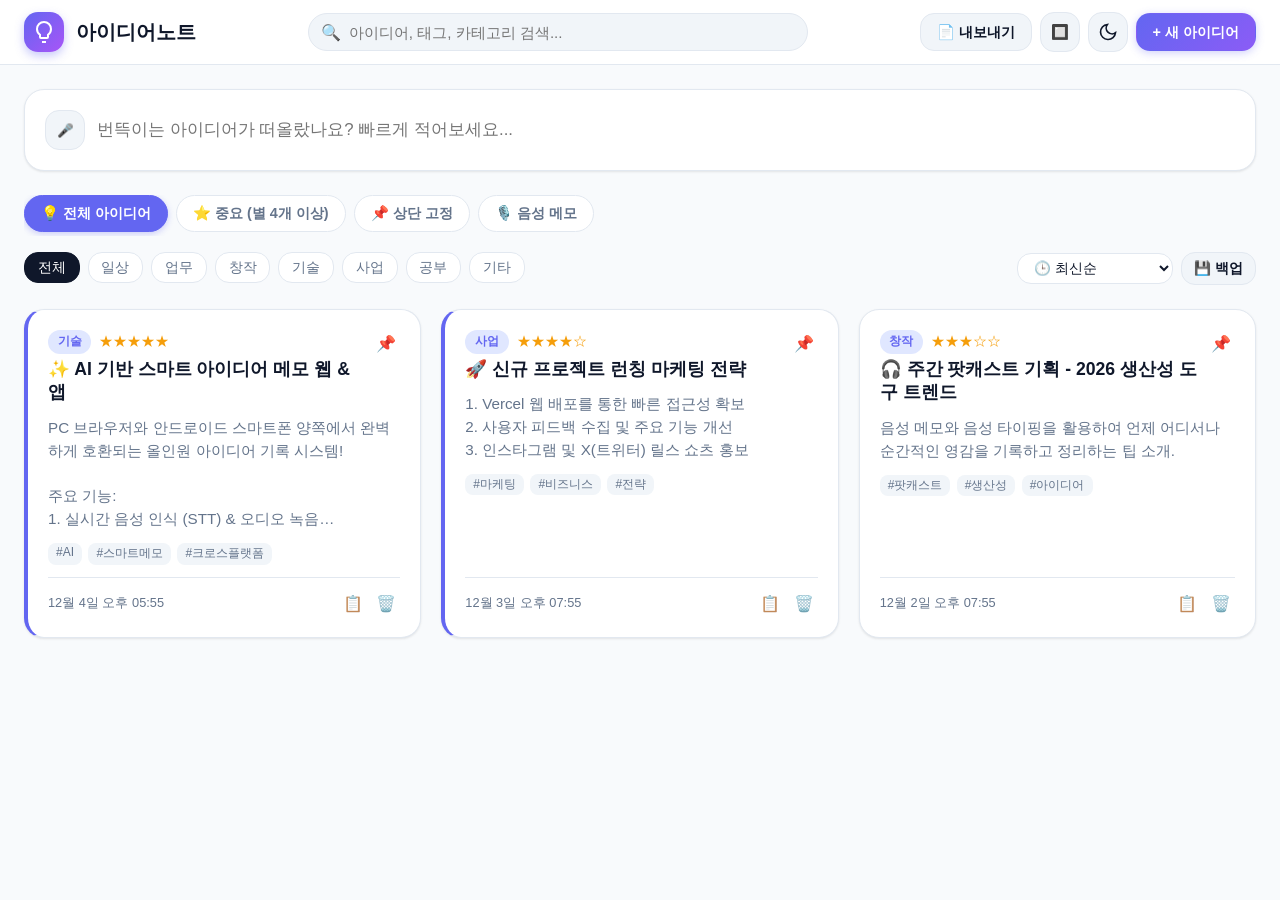
<file: index.html>
<!DOCTYPE html>
<html lang="ko">
<head>
  <meta charset="UTF-8">
  <meta name="viewport" content="width=device-width, initial-scale=1.0">
  <title>아이디어노트 - Idea Memo Web & PC</title>
  <meta name="description" content="스마트한 아이디어 기록, 음성 인식(STT), 별점 중요도, AI 브레인스토밍을 지원하는 아이디어 메모 웹 서비스">
  <link rel="stylesheet" href="styles.css">
  <link rel="icon" href="data:image/svg+xml,<svg xmlns=%22http://www.w3.org/2000/svg%22 viewBox=%220 0 100 100%22><text y=%22.9em%22 font-size=%2290%22>💡</text></svg>">
</head>
<body>

  <!-- App Header -->
  <header class="app-header">
    <div class="header-container">
      <div class="brand" onclick="location.reload()">
        <div class="brand-icon">
          <svg width="24" height="24" viewBox="0 0 24 24" fill="none" stroke="currentColor" stroke-width="2">
            <path d="M9 18h6"></path>
            <path d="M10 22h4"></path>
            <path d="M12 2a7 7 0 0 0-7 7c0 2.38 1.19 4.47 3 5.74V17a1 1 0 0 0 1 1h6a1 1 0 0 0 1-1v-2.26c1.81-1.27 3-3.36 3-5.74a7 7 0 0 0-7-7z"></path>
          </svg>
        </div>
        <span>아이디어노트</span>
      </div>

      <div class="header-search">
        <span class="search-icon">🔍</span>
        <input type="text" id="searchInput" placeholder="아이디어, 태그, 카테고리 검색..." autocomplete="off">
      </div>

      <div class="header-actions">
        <button class="btn btn-secondary" id="exportMdBtn" title="마크다운으로 백업/내보내기">
          <span>📄 내보내기</span>
        </button>
        <button class="btn btn-icon" id="viewModeBtn" title="그리드/리스트 뷰 전환">
          <span>🔲</span>
        </button>
        <button class="btn btn-icon" id="themeToggleBtn" title="다크 모드 전환">
          <!-- dynamically populated -->
        </button>
        <button class="btn btn-primary" onclick="openNewIdeaModal()">
          <span>+ 새 아이디어</span>
        </button>
      </div>
    </div>
  </header>

  <!-- App Main Content -->
  <main class="app-body">

    <!-- Quick Input Card -->
    <div class="quick-input-card" id="quickInputCard">
      <div class="quick-input-top">
        <button class="btn-icon mic-btn" title="음성 인식 타이핑(STT)" onclick="toggleVoiceRecognition('quick')">
          🎤
        </button>
        <input type="text" id="quickTitle" placeholder="번뜩이는 아이디어가 떠올랐나요? 빠르게 적어보세요..." autocomplete="off">
      </div>

      <div class="quick-input-details">
        <textarea id="quickContent" placeholder="상세한 내용이나 메모를 입력하세요..."></textarea>
        
        <div class="quick-input-toolbar">
          <div style="display:flex; align-items:center; gap:0.5rem; flex-wrap:wrap;">
            <select id="quickCategory" class="sort-select">
              <option value="일상">일상</option>
              <option value="업무">업무</option>
              <option value="창작">창작</option>
              <option value="기술">기술</option>
              <option value="사업">사업</option>
              <option value="공부">공부</option>
              <option value="기타">기타</option>
            </select>
            
            <select id="quickImportance" class="sort-select" title="중요도">
              <option value="5">중요도: ★★★★★</option>
              <option value="4">중요도: ★★★★☆</option>
              <option value="3" selected>중요도: ★★★☆☆</option>
              <option value="2">중요도: ★★☆☆☆</option>
              <option value="1">중요도: ★☆☆☆☆</option>
            </select>
          </div>

          <div style="display:flex; gap:0.5rem;">
            <button class="btn btn-secondary" id="quickCancelBtn">취소</button>
            <button class="btn btn-primary" id="quickSaveBtn">저장하기</button>
          </div>
        </div>
      </div>
    </div>

    <!-- Controls Bar (Tabs, Categories, Sort) -->
    <div class="controls-bar">
      <!-- Tabs -->
      <div class="tab-nav">
        <button class="tab-btn active" data-tab="all">💡 전체 아이디어</button>
        <button class="tab-btn" data-tab="starred">⭐ 중요 (별 4개 이상)</button>
        <button class="tab-btn" data-tab="pinned">📌 상단 고정</button>
        <button class="tab-btn" data-tab="voice">🎙️ 음성 메모</button>
      </div>

      <!-- Categories & Sort -->
      <div class="filters-row">
        <div class="category-chips">
          <button class="chip active" data-category="all">전체</button>
          <button class="chip" data-category="일상">일상</button>
          <button class="chip" data-category="업무">업무</button>
          <button class="chip" data-category="창작">창작</button>
          <button class="chip" data-category="기술">기술</button>
          <button class="chip" data-category="사업">사업</button>
          <button class="chip" data-category="공부">공부</button>
          <button class="chip" data-category="기타">기타</button>
        </div>

        <div class="view-sort-group">
          <select id="sortSelect" class="sort-select">
            <option value="newest">🕒 최신순</option>
            <option value="importance">⭐ 중요도 높은순</option>
            <option value="oldest">⏳ 오래된순</option>
            <option value="title">🔤 제목 가나다순</option>
          </select>
          <button class="btn btn-secondary" id="exportJsonBtn" title="JSON 백업 파일 다운로드" style="padding: 0.4rem 0.75rem; font-size: 0.85rem;">
            💾 백업
          </button>
        </div>
      </div>
    </div>

    <!-- Ideas Grid -->
    <div class="ideas-container" id="ideasContainer">
      <!-- Dynamically filled by JavaScript -->
    </div>

  </main>

  <!-- Edit/Create Modal Dialog -->
  <div class="modal-backdrop" id="ideaModal">
    <div class="modal-card">
      <div class="modal-header">
        <h3 class="modal-title" id="modalHeaderTitle">새 아이디어 작성</h3>
        <button class="btn-icon" id="closeModalBtn" style="border:none;">✕</button>
      </div>

      <form id="ideaForm">
        <div class="modal-body">
          <div class="form-group">
            <label for="modalTitle">아이디어 제목</label>
            <div style="display:flex; gap:0.5rem;">
              <input type="text" id="modalTitle" class="form-input" style="flex:1;" placeholder="아이디어 제목을 입력하세요..." required>
              <button type="button" class="btn btn-secondary mic-btn" title="음성 인식(STT)" onclick="toggleVoiceRecognition('modal')">
                🎤 음성 타이핑
              </button>
            </div>
          </div>

          <div class="form-group">
            <div style="display:flex; justify-content:space-between; align-items:center;">
              <label for="modalContent">상세 내용 및 기획</label>
              <button type="button" class="btn btn-secondary" id="modalAiBtn" style="padding: 3px 8px; font-size:0.8rem; color:var(--primary);">
                ✨ AI 브레인스토밍
              </button>
            </div>
            <textarea id="modalContent" class="form-textarea" placeholder="아이디어의 배경, 목표, 구체적 실행 방안 등을 작성하세요..."></textarea>
          </div>

          <!-- AI result container -->
          <div id="modalAiResult" style="display:none;"></div>

          <div style="display:grid; grid-template-columns: 1fr 1fr; gap:1rem;">
            <div class="form-group">
              <label for="modalCategory">카테고리</label>
              <select id="modalCategory" class="form-select">
                <option value="일상">일상</option>
                <option value="업무">업무</option>
                <option value="창작">창작</option>
                <option value="기술">기술</option>
                <option value="사업">사업</option>
                <option value="공부">공부</option>
                <option value="기타">기타</option>
              </select>
            </div>

            <div class="form-group">
              <label>중요도 별점</label>
              <div class="star-rating-input" id="modalRatingStars">
                <span class="star active" data-val="1">★</span>
                <span class="star active" data-val="2">★</span>
                <span class="star active" data-val="3">★</span>
                <span class="star" data-val="4">★</span>
                <span class="star" data-val="5">★</span>
              </div>
              <input type="hidden" id="modalImportance" value="3">
            </div>
          </div>

          <div class="form-group">
            <label for="modalTags">태그 (쉼표로 구분)</label>
            <input type="text" id="modalTags" class="form-input" placeholder="예: 기획, 모바일앱, 2026트렌드">
          </div>

          <div class="form-group">
            <label>🎙️ 음성 녹음 첨부</label>
            <div style="display:flex; align-items:center; gap:0.75rem;">
              <button type="button" class="btn btn-secondary" id="recordAudioBtn">
                🎙️ 음성 녹음
              </button>
              <span style="font-size:0.8rem; color:var(--text-muted);">마이크로 직접 목소리를 녹음하여 저장합니다.</span>
            </div>
            <div id="modalAudioContainer" style="display:none; margin-top:0.5rem;"></div>
          </div>

          <div class="form-group" style="flex-direction:row; align-items:center; gap:0.5rem;">
            <input type="checkbox" id="modalPinned" style="width:18px; height:18px;">
            <label for="modalPinned" style="margin:0; cursor:pointer;">📌 목록 상단에 고정하기</label>
          </div>
        </div>

        <div class="modal-footer">
          <button type="button" class="btn btn-secondary" id="cancelModalBtn">취소</button>
          <button type="submit" class="btn btn-primary" id="saveModalBtn">저장하기</button>
        </div>
      </form>
    </div>
  </div>

  <script src="app.js"></script>
</body>
</html>
</file>
<file: styles.css>
:root {
  --primary: #6366f1;
  --primary-hover: #4f46e5;
  --primary-light: #e0e7ff;
  --primary-container: #ede9fe;
  --on-primary: #ffffff;
  --background: #f8fafc;
  --surface: #ffffff;
  --surface-variant: #f1f5f9;
  --text-main: #0f172a;
  --text-muted: #64748b;
  --border: #e2e8f0;
  --shadow-sm: 0 1px 3px rgba(0,0,0,0.06), 0 1px 2px rgba(0,0,0,0.04);
  --shadow-md: 0 4px 6px -1px rgba(0,0,0,0.08), 0 2px 4px -2px rgba(0,0,0,0.05);
  --shadow-lg: 0 10px 15px -3px rgba(0,0,0,0.1), 0 4px 6px -4px rgba(0,0,0,0.05);
  --radius-sm: 8px;
  --radius-md: 14px;
  --radius-lg: 20px;
  --radius-full: 9999px;
  --star-color: #f59e0b;
}

[data-theme="dark"] {
  --primary: #818cf8;
  --primary-hover: #6366f1;
  --primary-light: #312e81;
  --primary-container: #1e1b4b;
  --on-primary: #ffffff;
  --background: #0f172a;
  --surface: #1e293b;
  --surface-variant: #334155;
  --text-main: #f8fafc;
  --text-muted: #94a3b8;
  --border: #334155;
  --shadow-sm: 0 1px 3px rgba(0,0,0,0.3);
  --shadow-md: 0 4px 6px -1px rgba(0,0,0,0.4);
  --shadow-lg: 0 10px 15px -3px rgba(0,0,0,0.5);
  --star-color: #fbbf24;
}

* {
  box-sizing: border-box;
  margin: 0;
  padding: 0;
  font-family: -apple-system, BlinkMacSystemFont, "Pretendard", "Segoe UI", Roboto, Helvetica, Arial, sans-serif;
  -webkit-font-smoothing: antialiased;
}

body {
  background-color: var(--background);
  color: var(--text-main);
  min-height: 100vh;
  display: flex;
  flex-direction: column;
}

/* Header */
.app-header {
  position: sticky;
  top: 0;
  z-index: 50;
  background: var(--surface);
  border-bottom: 1px solid var(--border);
  backdrop-filter: blur(12px);
  padding: 0.75rem 1.5rem;
}

.header-container {
  max-width: 1400px;
  margin: 0 auto;
  display: flex;
  align-items: center;
  justify-content: space-between;
  gap: 1rem;
}

.brand {
  display: flex;
  align-items: center;
  gap: 0.75rem;
  font-weight: 700;
  font-size: 1.25rem;
  color: var(--text-main);
  text-decoration: none;
  cursor: pointer;
}

.brand-icon {
  width: 40px;
  height: 40px;
  background: linear-gradient(135deg, #6366f1, #a855f7);
  border-radius: var(--radius-md);
  display: flex;
  align-items: center;
  justify-content: center;
  color: white;
  box-shadow: 0 4px 10px rgba(99, 102, 241, 0.35);
}

.header-search {
  flex: 1;
  max-width: 500px;
  position: relative;
}

.header-search input {
  width: 100%;
  padding: 0.6rem 1rem 0.6rem 2.5rem;
  border-radius: var(--radius-full);
  border: 1px solid var(--border);
  background: var(--surface-variant);
  color: var(--text-main);
  font-size: 0.95rem;
  outline: none;
  transition: all 0.2s;
}

.header-search input:focus {
  border-color: var(--primary);
  box-shadow: 0 0 0 3px rgba(99, 102, 241, 0.15);
  background: var(--surface);
}

.header-search .search-icon {
  position: absolute;
  left: 0.85rem;
  top: 50%;
  transform: translateY(-50%);
  color: var(--text-muted);
  pointer-events: none;
}

.header-actions {
  display: flex;
  align-items: center;
  gap: 0.5rem;
}

/* Buttons */
.btn {
  display: inline-flex;
  align-items: center;
  justify-content: center;
  gap: 0.5rem;
  padding: 0.55rem 1rem;
  font-size: 0.9rem;
  font-weight: 600;
  border-radius: var(--radius-md);
  border: 1px solid transparent;
  cursor: pointer;
  transition: all 0.2s ease;
  white-space: nowrap;
}

.btn-primary {
  background: linear-gradient(135deg, var(--primary), #8b5cf6);
  color: white;
  box-shadow: 0 2px 8px rgba(99, 102, 241, 0.3);
}

.btn-primary:hover {
  opacity: 0.95;
  transform: translateY(-1px);
}

.btn-secondary {
  background: var(--surface-variant);
  color: var(--text-main);
  border-color: var(--border);
}

.btn-secondary:hover {
  background: var(--border);
}

.btn-icon {
  width: 40px;
  height: 40px;
  padding: 0;
  border-radius: var(--radius-md);
  background: var(--surface-variant);
  color: var(--text-main);
  border: 1px solid var(--border);
}

.btn-icon:hover {
  background: var(--border);
}

/* Main Layout */
.app-body {
  max-width: 1400px;
  margin: 0 auto;
  padding: 1.5rem;
  width: 100%;
  flex: 1;
  display: flex;
  flex-direction: column;
  gap: 1.5rem;
}

/* Hero & Quick Action */
.quick-input-card {
  background: var(--surface);
  border: 1px solid var(--border);
  border-radius: var(--radius-lg);
  padding: 1.25rem;
  box-shadow: var(--shadow-sm);
  display: flex;
  flex-direction: column;
  gap: 0.75rem;
  transition: all 0.2s;
}

.quick-input-card:focus-within {
  box-shadow: var(--shadow-md);
  border-color: var(--primary);
}

.quick-input-top {
  display: flex;
  align-items: center;
  gap: 0.75rem;
}

.quick-input-top input {
  flex: 1;
  border: none;
  outline: none;
  background: transparent;
  font-size: 1.05rem;
  color: var(--text-main);
}

.quick-input-details {
  display: none;
  flex-direction: column;
  gap: 0.75rem;
  border-top: 1px solid var(--border);
  padding-top: 0.75rem;
}

.quick-input-card.expanded .quick-input-details {
  display: flex;
}

.quick-input-details textarea {
  width: 100%;
  min-height: 80px;
  border: none;
  outline: none;
  background: transparent;
  color: var(--text-main);
  resize: vertical;
  font-size: 0.95rem;
  line-height: 1.5;
}

.quick-input-toolbar {
  display: flex;
  align-items: center;
  justify-content: space-between;
  flex-wrap: wrap;
  gap: 0.5rem;
}

/* Category & Filter Tabs */
.controls-bar {
  display: flex;
  flex-direction: column;
  gap: 1rem;
}

.tab-nav {
  display: flex;
  align-items: center;
  gap: 0.5rem;
  overflow-x: auto;
  padding-bottom: 4px;
}

.tab-btn {
  padding: 0.5rem 1rem;
  border-radius: var(--radius-full);
  background: var(--surface);
  border: 1px solid var(--border);
  color: var(--text-muted);
  font-size: 0.9rem;
  font-weight: 600;
  cursor: pointer;
  display: flex;
  align-items: center;
  gap: 0.4rem;
  transition: all 0.2s;
  white-space: nowrap;
}

.tab-btn:hover {
  background: var(--surface-variant);
  color: var(--text-main);
}

.tab-btn.active {
  background: var(--primary);
  color: white;
  border-color: var(--primary);
  box-shadow: 0 2px 6px rgba(99, 102, 241, 0.3);
}

.filters-row {
  display: flex;
  align-items: center;
  justify-content: space-between;
  flex-wrap: wrap;
  gap: 0.75rem;
}

.category-chips {
  display: flex;
  align-items: center;
  gap: 0.5rem;
  overflow-x: auto;
  padding-bottom: 2px;
}

.chip {
  padding: 0.35rem 0.8rem;
  border-radius: var(--radius-md);
  background: var(--surface);
  border: 1px solid var(--border);
  color: var(--text-muted);
  font-size: 0.85rem;
  cursor: pointer;
  transition: all 0.2s;
  white-space: nowrap;
}

.chip:hover {
  background: var(--surface-variant);
}

.chip.active {
  background: var(--text-main);
  color: var(--surface);
  border-color: var(--text-main);
}

.view-sort-group {
  display: flex;
  align-items: center;
  gap: 0.5rem;
}

.sort-select {
  padding: 0.4rem 0.8rem;
  border-radius: var(--radius-md);
  border: 1px solid var(--border);
  background: var(--surface);
  color: var(--text-main);
  font-size: 0.85rem;
  outline: none;
  cursor: pointer;
}

/* Idea Cards Grid & List */
.ideas-container {
  display: grid;
  gap: 1.25rem;
  grid-template-columns: repeat(auto-fill, minmax(320px, 1fr));
}

.ideas-container.list-view {
  grid-template-columns: 1fr;
}

.idea-card {
  background: var(--surface);
  border: 1px solid var(--border);
  border-radius: var(--radius-lg);
  padding: 1.25rem;
  display: flex;
  flex-direction: column;
  gap: 0.75rem;
  box-shadow: var(--shadow-sm);
  transition: all 0.2s ease;
  position: relative;
  overflow: hidden;
  cursor: pointer;
}

.idea-card:hover {
  transform: translateY(-2px);
  box-shadow: var(--shadow-md);
  border-color: rgba(99, 102, 241, 0.4);
}

.idea-card.pinned {
  border-left: 4px solid var(--primary);
}

.idea-card-header {
  display: flex;
  align-items: flex-start;
  justify-content: space-between;
  gap: 0.5rem;
}

.idea-title {
  font-size: 1.1rem;
  font-weight: 700;
  color: var(--text-main);
  line-height: 1.35;
}

.idea-badge {
  font-size: 0.75rem;
  font-weight: 600;
  padding: 0.2rem 0.6rem;
  border-radius: var(--radius-full);
  background: var(--primary-light);
  color: var(--primary);
  white-space: nowrap;
}

.idea-stars {
  display: inline-flex;
  gap: 2px;
  color: var(--star-color);
  font-size: 0.9rem;
}

.idea-content {
  font-size: 0.95rem;
  color: var(--text-muted);
  line-height: 1.5;
  white-space: pre-wrap;
  display: -webkit-box;
  -webkit-line-clamp: 5;
  -webkit-box-orient: vertical;
  overflow: hidden;
}

.ideas-container.list-view .idea-content {
  -webkit-line-clamp: 2;
}

.idea-tags {
  display: flex;
  flex-wrap: wrap;
  gap: 0.4rem;
}

.tag-item {
  font-size: 0.75rem;
  padding: 0.15rem 0.5rem;
  border-radius: var(--radius-sm);
  background: var(--surface-variant);
  color: var(--text-muted);
}

.idea-footer {
  display: flex;
  align-items: center;
  justify-content: space-between;
  border-top: 1px solid var(--border);
  padding-top: 0.75rem;
  font-size: 0.8rem;
  color: var(--text-muted);
  margin-top: auto;
}

.idea-actions {
  display: flex;
  align-items: center;
  gap: 0.35rem;
  opacity: 0.85;
}

.card-btn {
  background: transparent;
  border: none;
  color: var(--text-muted);
  cursor: pointer;
  padding: 4px;
  border-radius: var(--radius-sm);
  display: flex;
  align-items: center;
  justify-content: center;
  font-size: 1rem;
  transition: all 0.15s;
}

.card-btn:hover {
  color: var(--text-main);
  background: var(--surface-variant);
}

.card-btn.active {
  color: var(--primary);
}

/* Empty State */
.empty-state {
  grid-column: 1 / -1;
  padding: 4rem 1rem;
  text-align: center;
  display: flex;
  flex-direction: column;
  align-items: center;
  gap: 1rem;
  color: var(--text-muted);
}

.empty-icon {
  width: 64px;
  height: 64px;
  border-radius: 50%;
  background: var(--surface-variant);
  display: flex;
  align-items: center;
  justify-content: center;
  font-size: 2rem;
  color: var(--primary);
}

/* Modal */
.modal-backdrop {
  position: fixed;
  inset: 0;
  background: rgba(0, 0, 0, 0.5);
  backdrop-filter: blur(4px);
  z-index: 100;
  display: none;
  align-items: center;
  justify-content: center;
  padding: 1rem;
}

.modal-backdrop.open {
  display: flex;
}

.modal-card {
  background: var(--surface);
  border-radius: var(--radius-lg);
  width: 100%;
  max-width: 650px;
  max-height: 90vh;
  overflow-y: auto;
  box-shadow: var(--shadow-lg);
  border: 1px solid var(--border);
  display: flex;
  flex-direction: column;
}

.modal-header {
  padding: 1.25rem 1.5rem;
  border-bottom: 1px solid var(--border);
  display: flex;
  align-items: center;
  justify-content: space-between;
}

.modal-title {
  font-size: 1.2rem;
  font-weight: 700;
}

.modal-body {
  padding: 1.5rem;
  display: flex;
  flex-direction: column;
  gap: 1.25rem;
}

.form-group {
  display: flex;
  flex-direction: column;
  gap: 0.4rem;
}

.form-group label {
  font-size: 0.85rem;
  font-weight: 600;
  color: var(--text-muted);
}

.form-input, .form-textarea, .form-select {
  padding: 0.75rem 1rem;
  border-radius: var(--radius-md);
  border: 1px solid var(--border);
  background: var(--surface-variant);
  color: var(--text-main);
  font-size: 0.95rem;
  outline: none;
}

.form-input:focus, .form-textarea:focus, .form-select:focus {
  border-color: var(--primary);
  background: var(--surface);
  box-shadow: 0 0 0 3px rgba(99, 102, 241, 0.15);
}

.form-textarea {
  min-height: 140px;
  resize: vertical;
  line-height: 1.5;
}

.star-rating-input {
  display: flex;
  gap: 0.35rem;
  font-size: 1.5rem;
  cursor: pointer;
  color: #d1d5db;
}

.star-rating-input .star.active {
  color: var(--star-color);
}

.color-picker-row {
  display: flex;
  gap: 0.6rem;
}

.color-dot {
  width: 32px;
  height: 32px;
  border-radius: 50%;
  border: 2px solid transparent;
  cursor: pointer;
  transition: transform 0.15s;
}

.color-dot:hover {
  transform: scale(1.1);
}

.color-dot.active {
  border-color: var(--text-main);
  transform: scale(1.15);
}

.modal-footer {
  padding: 1rem 1.5rem;
  border-top: 1px solid var(--border);
  display: flex;
  align-items: center;
  justify-content: space-between;
  gap: 0.75rem;
}

/* Audio Player */
.voice-memo-box {
  display: flex;
  align-items: center;
  gap: 0.75rem;
  background: var(--surface-variant);
  padding: 0.6rem 1rem;
  border-radius: var(--radius-md);
  border: 1px solid var(--border);
}

.voice-memo-box audio {
  height: 32px;
  flex: 1;
}

/* Voice Recording Visualizer */
.recording-indicator {
  display: inline-flex;
  align-items: center;
  gap: 0.5rem;
  color: #ef4444;
  font-weight: 600;
  font-size: 0.85rem;
  animation: pulse 1.5s infinite;
}

@keyframes pulse {
  0%, 100% { opacity: 1; }
  50% { opacity: 0.4; }
}

/* Responsive */
@media (max-width: 768px) {
  .app-body {
    padding: 1rem;
  }
  .header-container {
    flex-wrap: wrap;
  }
  .header-search {
    order: 3;
    max-width: 100%;
    width: 100%;
  }
  .ideas-container {
    grid-template-columns: 1fr;
  }
}
</file>
